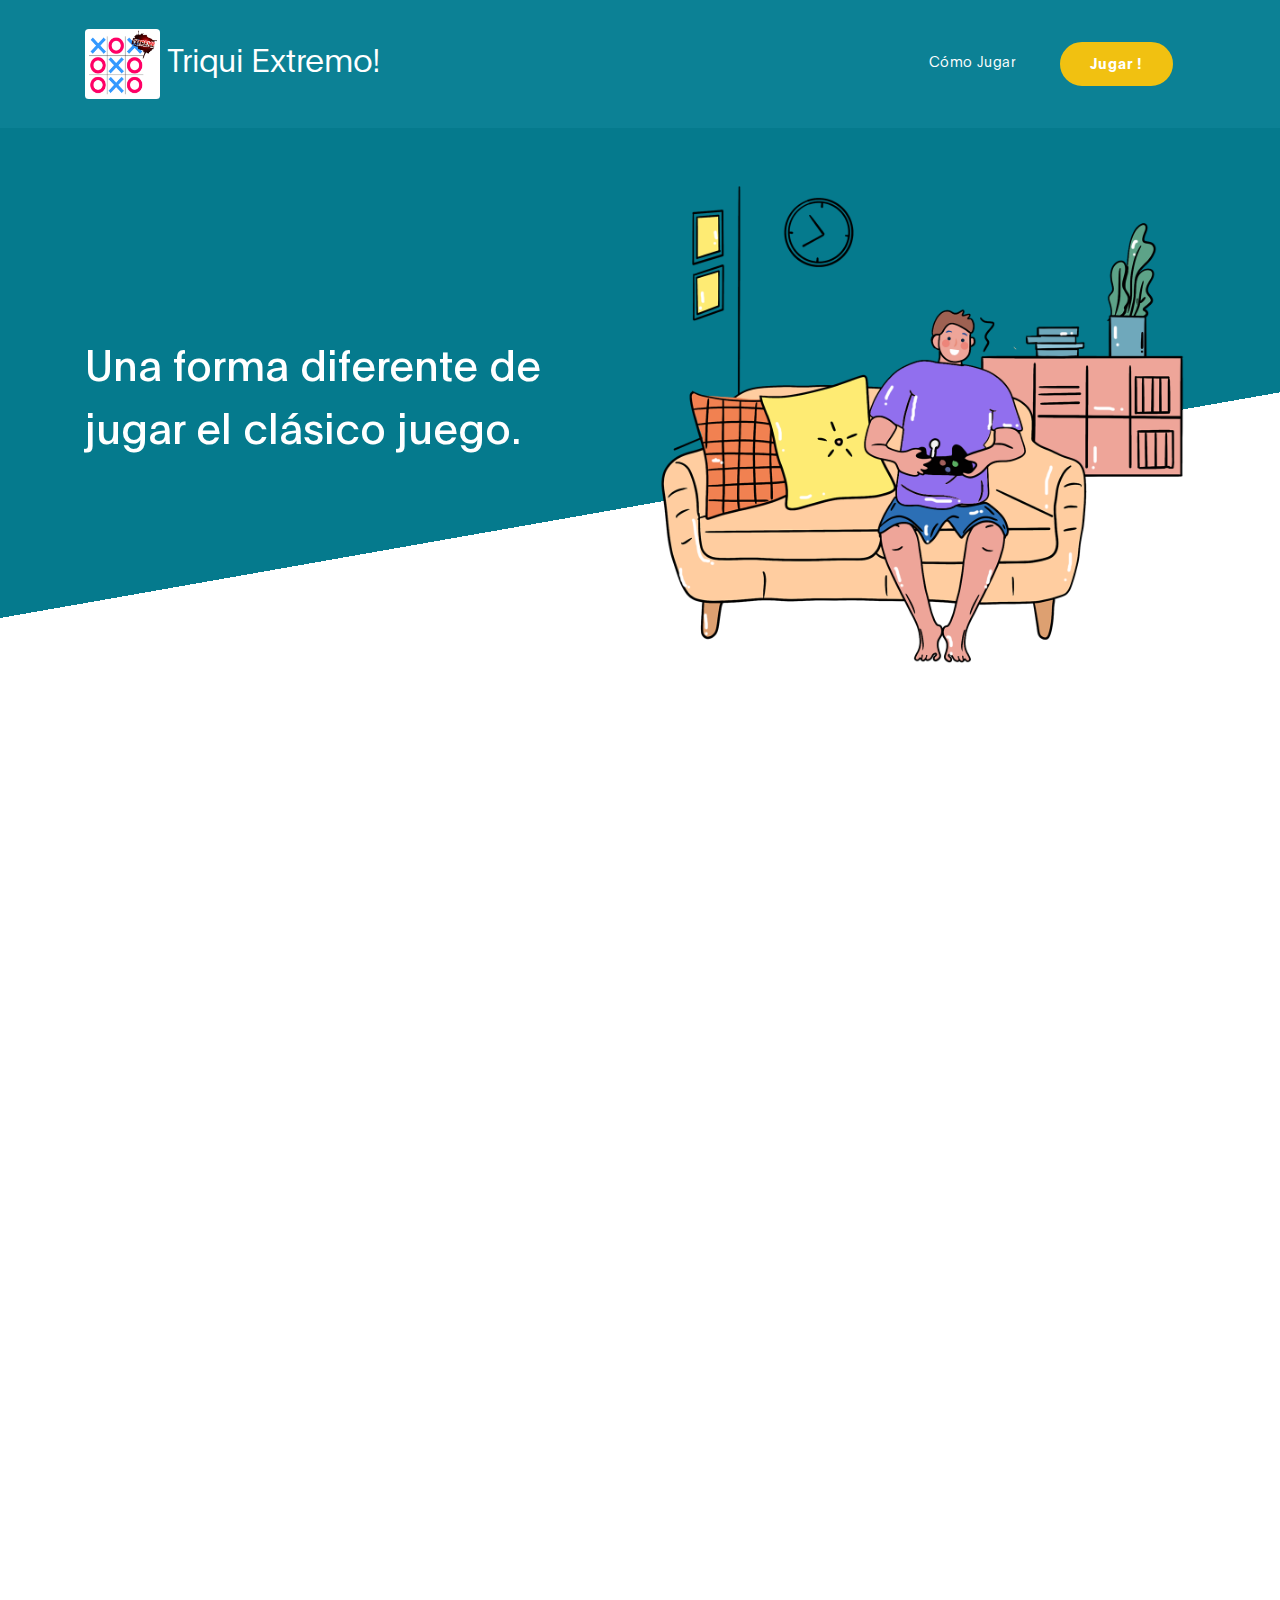
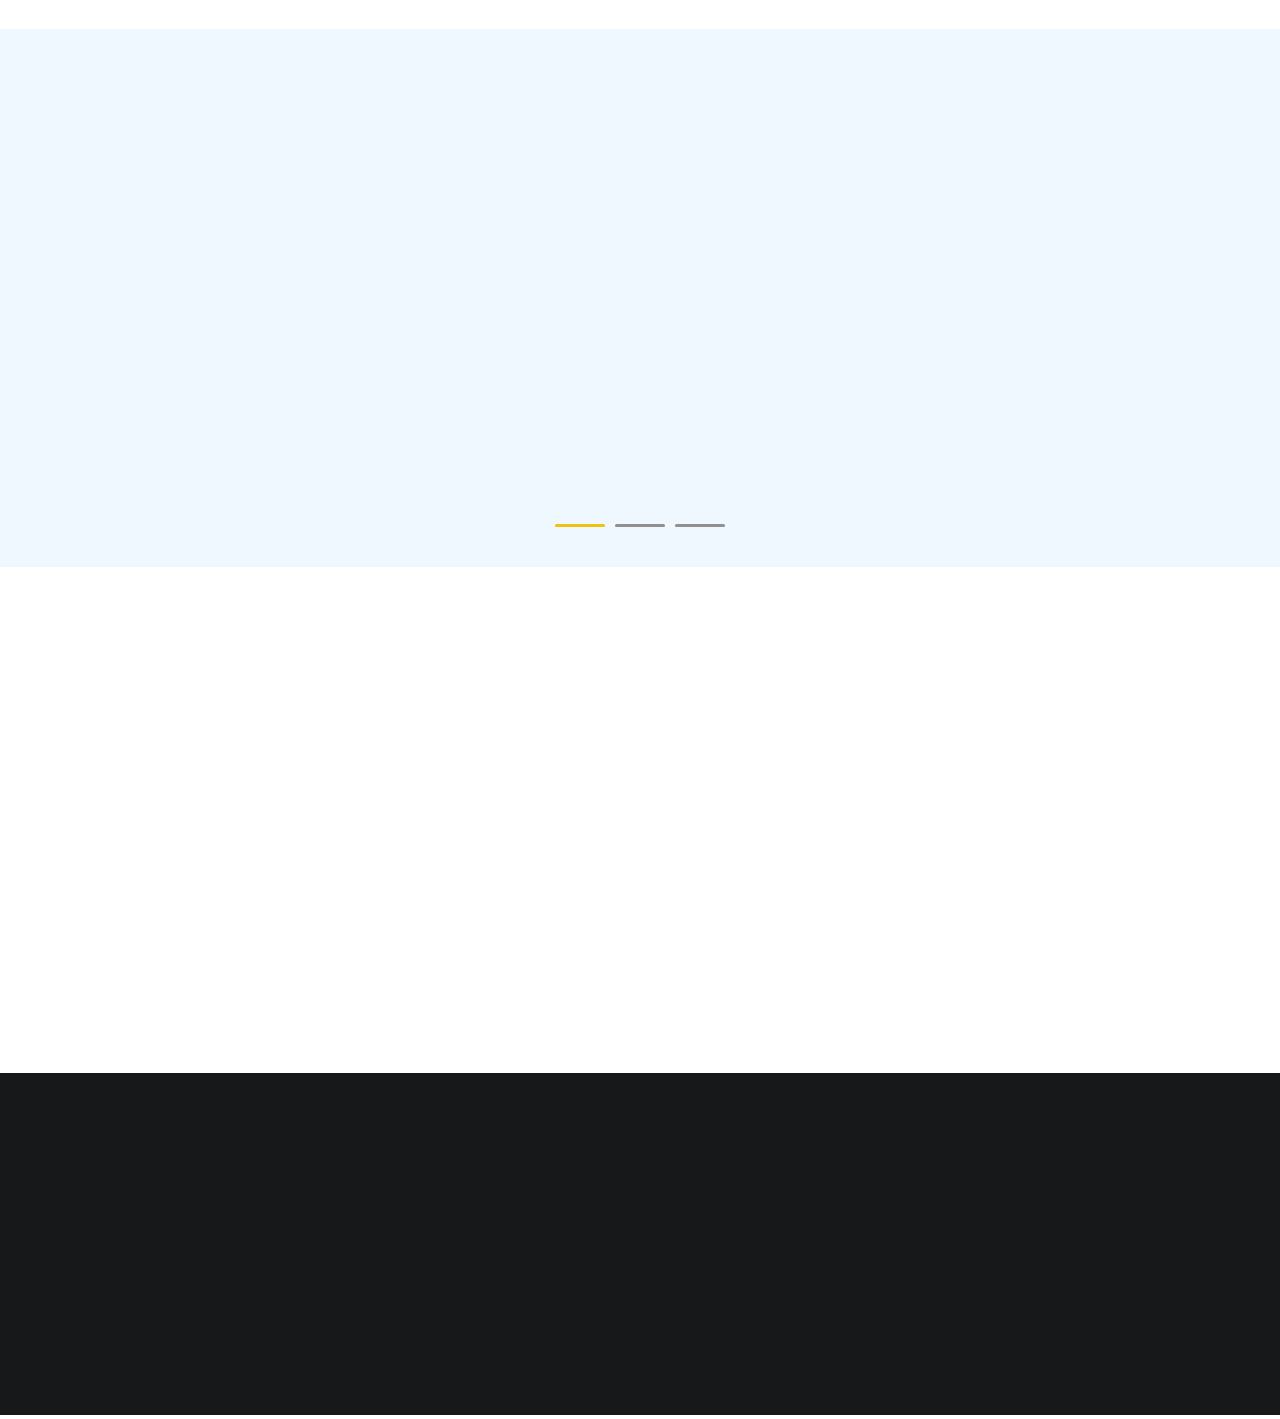
<file: index.html>
<!DOCTYPE html>
<html lang="es">
<head>

     <title>Triqui Extremo</title>
     <meta name="google-site-verification" content="8OA8ZyQlIIbP98ETRsHr0jRpQs5vq2IPlzHN6292Vyo" />
<!--

DIGITAL TREND

https://templatemo.com/tm-538-digital-trend

-->
     <meta charset="UTF-8">
     <meta http-equiv="X-UA-Compatible" content="IE=Edge">
     <meta name="description" content="El juego de triqui que está revolucionando la manera tradicional.">
     <meta name="keywords" content="Triqui - juego - extremo - gato - 3 en linea - 3 en raya - tic tac toe">
     <meta name="author" content="">
     <meta name="viewport" content="width=device-width, initial-scale=1, maximum-scale=1">

     <link rel="shortcut icon" href="/images/triqui.png" />
     
     <link rel="stylesheet" href="css/bootstrap.min.css">
     <link rel="stylesheet" href="css/font-awesome.min.css">
     <link rel="stylesheet" href="css/aos.css">
     <link rel="stylesheet" href="css/owl.carousel.min.css">
     <link rel="stylesheet" href="css/owl.theme.default.min.css">

     <!-- MAIN CSS -->
     <link rel="stylesheet" href="css/templatemo-digital-trend.css">

     <!-- SCRIPTS -->
     <script src="js/jquery.min.js" defer></script>
     <script src="js/bootstrap.min.js" defer></script>
     <script src="js/aos.js" defer></script>
     <script src="js/owl.carousel.min.js" defer></script>
     <script src="js/smoothscroll.js" defer></script>
     <script src="js/custom.js" defer></script>

</head>
<body>

     <!-- MENU BAR -->
    <nav class="navbar navbar-expand-lg">
        <div class="container">
            <a class="navbar-brand" href="index.html">
              <img src="/images/triqui.png" width= "75" height="70" style="border-radius: 5%;">
               Triqui Extremo!
            </a>

            <button class="navbar-toggler" type="button" data-toggle="collapse" data-target="#navbarNav" aria-controls="navbarNav" aria-expanded="false"
                aria-label="Toggle navigation">
                <span class="navbar-toggler-icon"></span>
            </button>

            <div class="collapse navbar-collapse" id="navbarNav">
                <ul class="navbar-nav ml-auto">
                    <li class="nav-item">
                        <a href="#about" class="nav-link smoothScroll">Cómo Jugar</a>
                    </li>                    
                    <li class="nav-item">
                         <a href="" type="button" class="nav-link active contact" data-toggle="modal" data-target="#exampleModalCenter">Jugar !</a>
                     </li>
                </ul>
            </div>

            <!--<div class="nav-item dropdown">
               <a class="nav-link dropdown-toggle" href="#" id="navbarDropdown" role="button" data-toggle="dropdown" aria-haspopup="true" aria-expanded="false">
                    <img src="https://img.icons8.com/emoji/28/000000/spain-emoji.png"/>
               </a>
               <div class="dropdown-menu" aria-labelledby="navbarDropdown">
                 <a class="dropdown-item" href="#">Action</a>
                 <a class="dropdown-item" href="#">Another action</a>
                 <div class="dropdown-divider"></div>
                 <a class="dropdown-item" href="#">Something else here</a>
               </div>
            </div>-->
        </div>
    </nav>

    <!-- Modal -->
    <div class="modal fade" id="exampleModalCenter" tabindex="-1" role="dialog" aria-labelledby="exampleModalCenterTitle" aria-hidden="true">
          <div class="modal-dialog modal-dialog-centered" role="document">
          <div class="modal-content">
          <div class="modal-header">
               <h5 class="modal-title" id="exampleModalLongTitle">Configuración Inicial</h5>
               <button type="button" class="close" data-dismiss="modal" aria-label="Close">
               <span aria-hidden="true">&times;</span>
               </button>
          </div>
          <form action="game.html" method="GET">
               <div class="modal-body">
                    Elige la cantidad de jugadores:
                    <br><br>
                    <select class="custom-select" name="number_players" onchange="checkPlayers(this.value);">                                                  
                         <option value="2">2</option>
                         <option value="3">3</option>
                         <option value="4">4</option>
                       </select>
                    <br><br>Jugadores:<br><br><p id="jugadores">X O</p>   
               </div>               
               <div class="modal-footer">
                    <button type="button" class="btn btn-secondary" data-dismiss="modal">Cerrar</button>
                    <button type="submit" class="btn btn-primary">Continuar</button>
               </div>
          </form>
          </div>
          </div>
     </div>     

     <!-- HERO -->
     <section class="hero hero-bg d-flex justify-content-center align-items-center">
               <div class="container">
                    <div class="row">

                        <div class="col-lg-6 col-md-10 col-12 d-flex flex-column justify-content-center align-items-center">
                              <div class="hero-text">

                                   <h1 class="text-white" data-aos="fade-up">Una forma diferente de jugar el clásico juego. </h1>

                              </div>
                        </div>

                        <div class="col-lg-6 col-12">
                          <div class="hero-image" data-aos="fade-up" data-aos-delay="300">

                            <img src="images/working-girl.png" class="img-fluid" alt="working girl">
                          </div>
                        </div>

                    </div>
               </div>
     </section>


     <!-- ABOUT -->
     <section class="about section-padding pb-0" id="about">
          <div class="container">
               <div class="row">

                    <div class="col-lg-7 mx-auto col-md-10 col-12">
                         <div class="about-info">

                              <h2 class="mb-4" data-aos="fade-up">La forma de jugar es <strong>divertidamente sencillo.</strong></h2>

                              <p class="mb-0" data-aos="fade-up">Antes de realizar la jugada, se debe hacer un lanzamiento de un número aleatorio, dependiendo de este número se habilitan la fila y columna 
                                   correspondiente al número obtenido, y es <strong>únicamente</strong> en esas casillas en los que se puede realizar el movimiento.
                              <br><br>Depende de tu astucia el poder completar tu juego y evitar que los demás completen el de ellos. El jugador que logre colocar 4 de sus fichas en linea, <strong>ganará el juego.</strong> Para ello debes contar con tu inteligencia y con un poco de suerte 😜.</p>
                         </div>

                         <div class="about-image" data-aos="fade-up" data-aos-delay="200">

                          <img src="images/newsletter.png" class="img-fluid" alt="office">
                        </div>
                    </div>

               </div>
          </div>
     </section>


     <!-- PROJECT -->
     <section class="project" id="project">
          <div class="container-fluid">
               <div class="row">

                    <div class="col-lg-12 col-12">                     

                         <div class="owl-carousel owl-theme" id="project-slide">
                              <div class="item project-wrapper" data-aos="fade-up" data-aos-delay="100">
                                   <img src="images/project/project-image01.jpg" class="img-fluid" alt="project image">

                                   <div class="project-info"> 
                                        <h3>
                                             <a>
                                                  <span>Lanza</span>                                                  
                                             </a>
                                        </h3>
                                   </div>
                              </div>

                              <div class="item project-wrapper" data-aos="fade-up">
                                   <img src="images/project/project-image02.jpg" class="img-fluid" alt="project image">

                                   <div class="project-info">                                        
                                        <h3>
                                             <a>
                                                  <span>Juega</span>                                                  
                                             </a>
                                        </h3>
                                   </div>
                              </div>

                              <div class="item project-wrapper" data-aos="fade-up">
                                   <img src="images/project/project-image03.jpg" class="img-fluid" alt="project image" style="height: 450px;object-fit: scale-down;">

                                   <div class="project-info">                                        
                                        <h3>
                                             <a>
                                                  <span>Diviértete</span>                                                  
                                             </a>
                                        </h3>
                                   </div>
                              </div>                              
                         </div>
                    </div>

               </div>
          </div>
     </section>     

     <section class="blog" style="margin-bottom: 3%;">
          <div class="container">
               <div class="row">                                        
                    <div class="col-lg-5 ml-auto mt-5 pt-5 col-md-6 col-12">

                      <img src="images/sdsd.jpg" data-aos="fade-up" data-aos-delay="100" class="img-fluid" alt="newsletter">
                    </div>

                    <div class="col-lg-5 mr-auto mt-5 pt-5 col-md-6 col-12 newsletter-form">
                      

                      <h2 style="text-align: center; margin-top: 16%;" data-aos="fade-up" data-aos-delay="300">Empieza a jugar ya!</h2>
                      <button type="submit" data-aos="fade-up" data-aos-delay="500" class="btn w-100 mt-3" data-toggle="modal" data-target="#exampleModalCenter">Jugar</button>
                    </div>

               </div>
          </div>
     </section>

    <footer class="site-footer">
      <div class="container">
        <div class="row">

          <div class="col-lg-5 mx-lg-auto col-md-8 col-10">
            <h1 class="text-white" data-aos="fade-up" data-aos-delay="100">Una nueva forma de <strong>divertirse</strong>.</h1>
          </div>
                    

          <div class="col-lg-4 mx-lg-auto col-md-6 col-12" data-aos="fade-up" data-aos-delay="500">           
          </div>

          <div class="col-lg-3 mx-lg-auto col-md-6 col-12" data-aos="fade-up" data-aos-delay="600">  
          </div>

        </div>
      </div>
    </footer> 
    
    <script type="text/javascript">
     function checkPlayers(val){                              
          if(val == '2'){
               document.getElementById("jugadores").innerText = "X O";
          }
          else if(val == '3'){
               document.getElementById("jugadores").innerText = "O X ▲";
          }
          else if(val == '4'){
               document.getElementById("jugadores").innerText = "O X ▲ ☯";
          }   
          else{
               document.getElementById("jugadores").innerText = " ";
          }                                          
     }
</script>
</body>
</html>
</file>
<file: css/templatemo-digital-trend.css>
/*

DIGITAL TREND

https://templatemo.com/tm-538-digital-trend

*/
  
  @font-face {
      font-family: 'Plain-Regular';
      src: url('../fonts/Plain-Regular.woff2') format('woff2'),
          url('../fonts/Plain-Regular.woff') format('woff');
      font-weight: normal;
      font-style: normal;
  }

  @font-face {
      font-family: 'Plain-Light';
      src: url('../fonts/Plain-Light.woff2') format('woff2'),
          url('../fonts/Plain-Light.woff') format('woff');
      font-weight: bold;
      font-style: normal;
  }

  @font-face {
      font-family: 'Plain-Bold';
      src: url('../fonts/Plain-Bold.woff2') format('woff2'),
          url('../fonts/Plain-Bold.woff') format('woff');
      font-weight: bold;
      font-style: normal;
  }

  :root {
    --primary-color:        #057a8d;
    --secondary-color:      #f1c111;
    --white-color:          #ffffff;
    --dark-color:           #171819;
    --project-bg:           #f0f8ff;
    --menu-bg:              #0c8195;

    --title-color:          #15141a;
    --gray-color:           #909090;
    --link-color:           #404040;
    --p-color:              #666262;

    --base-font-family:     'Plain-Light', sans-serif;
    --title-font-family:    'Plain-Regular', sans-serif;
    --font-bold-family:     'Plain-Bold', sans-serif;
    --font-weight-bold:     bold;

    --h1-font-size:         42px;
    --h2-font-size:         32px;
    --h3-font-size:         24px;
    --p-font-size:          18px;
    --base-font-size:       16px;
    --menu-font-size:       14px;

    --border-radius-large:  100px;
    --border-radius-small:  5px;
  }

  body {
    background: var(--white-color);
    font-family: var(--base-font-family);
  }


  /*---------------------------------------
     TYPOGRAPHY              
  -----------------------------------------*/

  h1,h2,h3,h4,h5,h6 {
    font-family: var(--title-font-family);
    line-height: inherit;
  }

  h1 {
    color: var(--title-color);
    font-size: var(--h1-font-size);
  }

  h2 {
    font-size: var(--h2-font-size);
    font-weight: 100;
  }

  h3 {
    font-size: var(--h3-font-size);
    font-weight: 100;
    margin-bottom: 0;
  }

  h4 {
    color: var(--gray-color);
    font-family: var(--base-font-family);
    font-size: var(--p-font-size);
    letter-spacing: 1px;
    text-transform: uppercase;
  }

  p {
    color: var(--p-color);
    font-size: var(--p-font-size);
    line-height: 1.5em;
  }

  b, 
  strong {
    letter-spacing: 0;
    color: var(--secondary-color);
  }


  /*  BLOCKQUOTES */
  .quote {
    position: relative;
    margin: 0;
  }

  .quote::after {
    content: "“";
    position: absolute;
    bottom: -80px;
    left: 20px;
    font-family: times;
    color: var(--gray-color);
    font-weight: var(--font-weight-bold);
    font-size: 14em;
    line-height: 0;
    opacity: 0.10;
  }

  blockquote {
    border-left: 5px solid rgba(0,0,0,0.05);
    display: block;
    margin: 42px 0;
    padding: 14px 22px;
    color: rgba(0,0,0,0.5);
  }


  /* BUTTON */
  .custom-btn {
    background: transparent;
    border: 2px solid var(--dark-color);
    border-radius: var(--border-radius-large);
    padding: 12px 26px 14px 26px;
    color: var(--dark-color);
    font-family: var(--title-font-family);
    font-size: var(--p-font-size);
    white-space: nowrap;
  }

  .custom-btn.btn-bg {
    background: var(--white-color);
    color: var(--primary-color);
    border-color: transparent;
	transition: all .3s ease;
  }
  
  .custom-btn:hover,
  .custom-btn:focus {
    background: var(--dark-color);
    color: var(--white-color);
    border-color: transparent;
  }


  /*---------------------------------------
     GENERAL               
  -----------------------------------------*/

  * {
    -webkit-box-sizing: border-box;
    -moz-box-sizing: border-box;
    box-sizing: border-box;
  }

  *::before,
  *::after {
    -webkit-box-sizing: border-box;
    -moz-box-sizing: border-box;
    box-sizing: border-box;
  }

  a {
    color: var(--link-color);
    font-weight: normal;
    text-decoration: none;
  }

  a:hover, 
  a:active, 
  a:focus {
    color: var(--secondary-color);
    outline: none;
    text-decoration: none;
  }

  ::selection {
    background: var(--secondary-color);
    color: var(--white-color);
  }

  .section-padding {
    padding: 8em 0;
  }
  .section-padding-half {
    padding: 4em 0;
  }

  .google-map iframe {
    display: block;
    width: 100%;
  }



  /*---------------------------------------
    MENU             
  -----------------------------------------*/

  .navbar {
    background: var(--menu-bg);
    z-index: 2;
    top: 0;
    right: 0;
    left: 0;
    padding: 1.5em;
  }

  .navbar-brand {
    color: var(--white-color);
    font-size: var(--h2-font-size);
  }

  .nav-link {
    color: var(--white-color);
    font-size: var(--menu-font-size);
    letter-spacing: 0.4px;
    margin: 0 1.6em;
    padding: 0.6em;
  }

  .nav-link.active,
  .nav-link:hover {
    color: var(--secondary-color);
  }

  .navbar-expand-lg .navbar-nav .nav-link {
    padding-right: 0;
    padding-left: 0;
  }

  .navbar-expand-lg .navbar-nav .nav-link.contact {
    border: 2px solid var(--secondary-color);
    border-radius: var(--border-radius-large);
    color: var(--secondary-color);
    font-family: var(--font-bold-family);
    padding: 0.6em 2em 0.8em 2em;
  }

  .navbar-expand-lg .navbar-nav .nav-link.contact:hover,
  .navbar-expand-lg .navbar-nav .nav-link.contact.active {
    background: var(--secondary-color);
    color: var(--white-color);
  }

  .navbar-nav .navbar-toggler-icon {
    background: none;
  }

  .navbar-toggler {
    border: 0;
    padding: 0;
    cursor: pointer;
    margin: 0 10px 0 0;
    width: 30px;
    height: 35px;
    outline: none;
  }

  .navbar-toggler:focus {
    outline: none;
  }

  .navbar-toggler[aria-expanded="true"] .navbar-toggler-icon {
    background: transparent;
  }

  .navbar-toggler[aria-expanded="true"] .navbar-toggler-icon::before,
  .navbar-toggler[aria-expanded="true"] .navbar-toggler-icon::after {
    transition: top 300ms 50ms ease, -webkit-transform 300ms 350ms ease;
    transition: top 300ms 50ms ease, transform 300ms 350ms ease;
    transition: top 300ms 50ms ease, transform 300ms 350ms ease, -webkit-transform 300ms 350ms ease;
    top: 0;
  }

  .navbar-toggler[aria-expanded="true"] .navbar-toggler-icon::before {
    transform: rotate(45deg);
  }

  .navbar-toggler[aria-expanded="true"] .navbar-toggler-icon::after {
    transform: rotate(-45deg);
  }

  .navbar-toggler .navbar-toggler-icon {
    background: var(--white-color);
    transition: background 10ms 300ms ease;
    display: block;
    width: 30px;
    height: 2px;
    position: relative;
  }

  .navbar-toggler .navbar-toggler-icon::before,
  .navbar-toggler .navbar-toggler-icon::after {
    transition: top 300ms 350ms ease, -webkit-transform 300ms 50ms ease;
    transition: top 300ms 350ms ease, transform 300ms 50ms ease;
    transition: top 300ms 350ms ease, transform 300ms 50ms ease, -webkit-transform 300ms 50ms ease;
    position: absolute;
    right: 0;
    left: 0;
    background: var(--white-color);
    width: 30px;
    height: 2px;
    content: '';
  }

  .navbar-toggler .navbar-toggler-icon::before {
    top: -8px;
  }

  .navbar-toggler .navbar-toggler-icon::after {
    top: 8px;
  }



  /*---------------------------------------
     HERO              
  -----------------------------------------*/

  .hero {
    position: relative;
    
    overflow: hidden;
  }

  .hero-bg {
    background: linear-gradient(170deg, var(--primary-color) 64%, var(--white-color) 30%);
  }

  .hero-image {
    position: relative;
    top: 2em;
  }



  /*---------------------------------------
     PROJECT              
  -----------------------------------------*/

  .project {
    background: var(--project-bg);
  }

  .project-wrapper {
    position: relative;
  }

  .project-wrapper img {
    border-radius: var(--border-radius-small);
  }

  .project-info {
    background: var(--white-color);
    border-radius: var(--border-radius-small);
    position: absolute;
    bottom: 32px;
    right: 32px;
    left: 32px;
    width: 90%;
    padding: 32px;
  }

  .project-info small {
    font-family: Plain-Bold;
    color: var(--gray-color);
    position: relative;
    top: 2px;
  }

  .project-info a {
    color: var(--primary-color);
  }

  .project-info .project-icon {
    background: var(--primary-color);
  }

  .project-icon {
    position: absolute;
    right: 30px;
    top: 40px;
    background: var(--dark-color);
    border-radius: var(--border-radius-large);
    color: var(--white-color);
    font-size: var(--h2-font-size);
    width: 40px;
    height: 40px;
    line-height: 40px;
    text-align: center;
    padding-left: 5px;
  }

  .owl-theme .owl-dots .owl-dot {
    outline: none;
  }

  .owl-theme .owl-dots .owl-dot span {
    background: var(--gray-color);
    width: 50px;
    height: 3px;
    margin:  35px 5px;
  }

  .owl-theme .owl-dots .owl-dot.active span, 
  .owl-theme .owl-dots .owl-dot:hover span {
    background: var(--secondary-color);
  }

  .list-detail {
    margin-left: 1em;
    padding-left: 1em;
    position: relative;
  }

  .list-detail li {
    display: block;
    list-style: none;
    margin: 0.6em 0 0 0.8em;
  }

  .list-detail li::before {
    content: "";
    width: 0;
    height: 0;
    border-width: 0 16px 16px 0;
    border-color: transparent var(--secondary-color) transparent transparent;
    border-style: solid;
    position: absolute;
    left: 0;
  }

  .list-detail span {
    position: relative;
    bottom: 5px;
  }

  .client-info img {
    width: 100px;
    margin-right: 1em;
  }



  /*---------------------------------------
      ABOUT            
  -----------------------------------------*/

  .about {
    position: relative;
    overflow: hidden;
  }

  .about-image img {
    display: block;
    margin: 0 auto;
  }



  /*---------------------------------------
      BLOG            
  -----------------------------------------*/

  .blog-header {
    border-radius: var(--border-radius-small);
    position: relative;
    overflow: hidden;
  }

  .blog-header img {
    border-radius: var(--border-radius-small);
    display: block;
  }

  .blog-header-info {
    background: linear-gradient(transparent,rgba(0,0,0,0.95));
    position: absolute;
    right: 0;
    left: 0;
    bottom: 0;
    padding: 2em;
  }

  .blog-header-info h3 {
    max-width: 80%;
  }

  .blog-header-info a {
    color: var(--white-color);
  }

  .blog-header-info a:hover {
    color: var(--secondary-color);
  }

  .blog-sidebar img {
    border-radius: var(--border-radius-small);
    width: 159px;
    margin-right: 22px;
  }

  .blog-sidebar h3 {
    font-size: 18px;
  }



  /*---------------------------------------
     CONTACT              
  -----------------------------------------*/

  .newsletter-form .form-control,
  .contact-form .form-control {
    box-shadow: none;
    background: var(--project-bg);
    border: 0;
    padding: 1.7em 1.3em;
    margin: 14px 0;
  }

  .newsletter-form button,
  .contact-form #submit-button {
    background: var(--primary-color);
    border-radius: var(--border-radius-large);
    color: var(--white-color);
    cursor: pointer;
    font-size: var(--p-font-size);
    line-height: 0px;
    padding: 1.5em 1.3em;
  }

  .newsletter-form button {
    background: var(--secondary-color);
  }



  /*---------------------------------------
     FOOTER              
  -----------------------------------------*/

  .site-footer {
    background: var(--dark-color);
    padding: 7em 0 6em 0;
  }

  .site-footer a {
    color: var(--p-color);
  }

  .site-footer a:hover,
  .footer-icon {
    color: var(--secondary-color);
  }

  .footer-link li {
    display: inline-block;
    list-style: none;
    margin: 0 10px;
  }

  .copyright-text,
  .footer-link,
  .site-footer .social-icon {
    margin-top: 6em;
  }

  .copyright-text {
    margin-top: 5.3em;
  }



  /*---------------------------------------
     SOCIAL ICON              
  -----------------------------------------*/

  .social-icon {
    position: relative;
    padding: 0;
    margin: 4em 0 0 0;
  }

  .social-icon li {
    display: inline-block;
    list-style: none;
  }

  .social-icon li a {
    text-decoration: none;
    display: inline-block;
    font-size: var(--base-font-size);
    margin: 10px;
    text-align: center;
  }



  /*---------------------------------------
     RESPONSIVE STYLES              
  -----------------------------------------*/

  @media screen and (min-width: 1200px) {

    .about-info h2 {
      max-width: 70%;
    }
  }

  @media screen and (min-width: 991px) {

    .project h2 {
      max-width: 32%;
      margin: 0 auto;
    }
  }

  @media screen and (max-width: 991px) {

    .hero {
      padding-top: 14em;
    }

    .hero-text {
      bottom: 2em;
    }

    .navbar {
      padding: 1em;
    }

    .navbar-collapse {
      text-align: center;
      padding: 2.5em 0;
    }

    .nav-link {
      display: inline-block;
    }

    .navbar-expand-lg .navbar-nav .nav-link.contact {
      margin: 1em 0;
    }

    .copyright-text, 
    .footer-link, 
    .site-footer .social-icon {
      margin-top: 3em;
      padding: 0;
      text-align: left;
    }
  }

  @media screen and (max-width: 767px) {

    h1 {
      font-size: 36px;
    }

    h2 {
      font-size: 28px;
    }

    h3 {
      font-size: 22px;
    }

    .project-info {
      right: 0;
      left: 0;
      margin: 0 auto;
    }

    .footer-link, 
    .site-footer .social-icon {
      margin-top: 1em;
    }

    .copyright-text {
      margin: 2.5em 0 1em 0;
    }

    .footer-link li {
      margin-left: 0;
    }
  }
</file>
